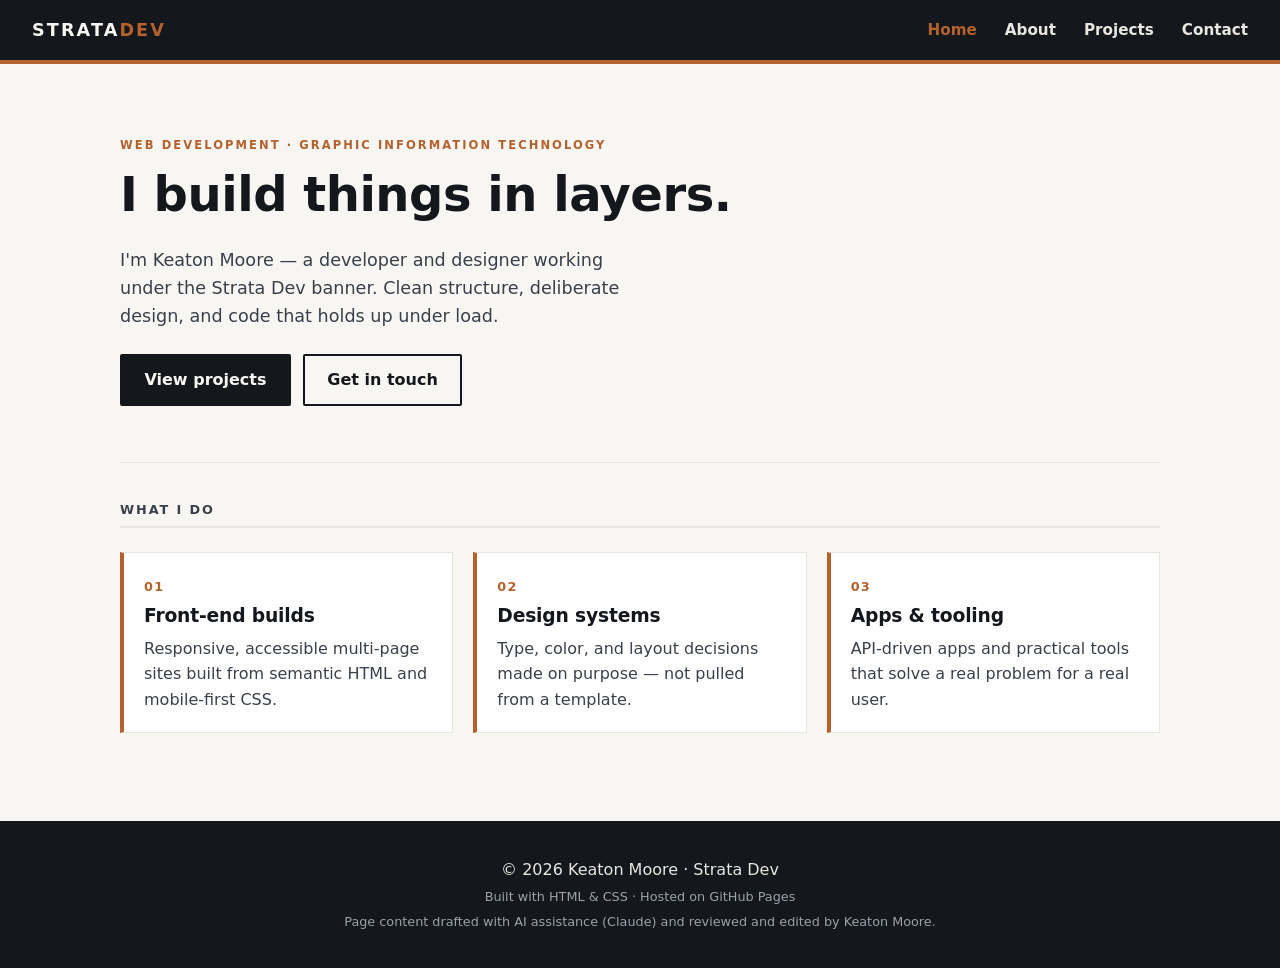
<file: index.html>
<!DOCTYPE html>
<!-- ============================================================
     Strata Dev Portfolio  |  Author: Keaton Moore
     Page: Home (index.html)
     ============================================================ -->
<html lang="en">
<head>
  <meta charset="UTF-8" />
  <!-- Viewport meta tag: required for mobile-first responsive design -->
  <meta name="viewport" content="width=device-width, initial-scale=1.0" />
  <title>Strata Dev — Keaton Moore</title>
  <link rel="stylesheet" href="styles.css" />
</head>
<body>
  <header class="site-header">
    <a class="brand" href="index.html">
      <span class="brand-mark">STRATA</span><span class="brand-mark accent">DEV</span>
    </a>
    <nav class="site-nav" aria-label="Primary">
      <ul>
        <li><a href="index.html" class="is-current">Home</a></li>
        <li><a href="about.html">About</a></li>
        <li><a href="projects.html">Projects</a></li>
        <li><a href="contact.html">Contact</a></li>
      </ul>
    </nav>
  </header>

  <main>
    <!-- Hero: the signature "strata" banding -->
    <section class="hero">
      <p class="eyebrow">Web Development &middot; Graphic Information Technology</p>
      <h1>I build things in layers.</h1>
      <p class="lede">
        I'm Keaton Moore — a developer and designer working under the
        Strata Dev banner. Clean structure, deliberate design, and code
        that holds up under load.
      </p>
      <div class="cta-row">
        <a class="btn btn-primary" href="projects.html">View projects</a>
        <a class="btn btn-ghost" href="contact.html">Get in touch</a>
      </div>
    </section>

    <!-- Three-up: what I do -->
    <section class="band">
      <h2 class="band-title">What I do</h2>
      <div class="grid-3">
        <article class="card">
          <span class="card-num">01</span>
          <h3>Front-end builds</h3>
          <p>Responsive, accessible multi-page sites built from semantic HTML and mobile-first CSS.</p>
        </article>
        <article class="card">
          <span class="card-num">02</span>
          <h3>Design systems</h3>
          <p>Type, color, and layout decisions made on purpose — not pulled from a template.</p>
        </article>
        <article class="card">
          <span class="card-num">03</span>
          <h3>Apps &amp; tooling</h3>
          <p>API-driven apps and practical tools that solve a real problem for a real user.</p>
        </article>
      </div>
    </section>
  </main>

  <footer class="site-footer">
    <p>&copy; 2026 Keaton Moore · Strata Dev</p>
    <p class="footer-note">Built with HTML &amp; CSS · Hosted on GitHub Pages</p>
    <p class="footer-note">Page content drafted with AI assistance (Claude) and reviewed and edited by Keaton Moore.</p>
  </footer>
</body>
</html>
</file>
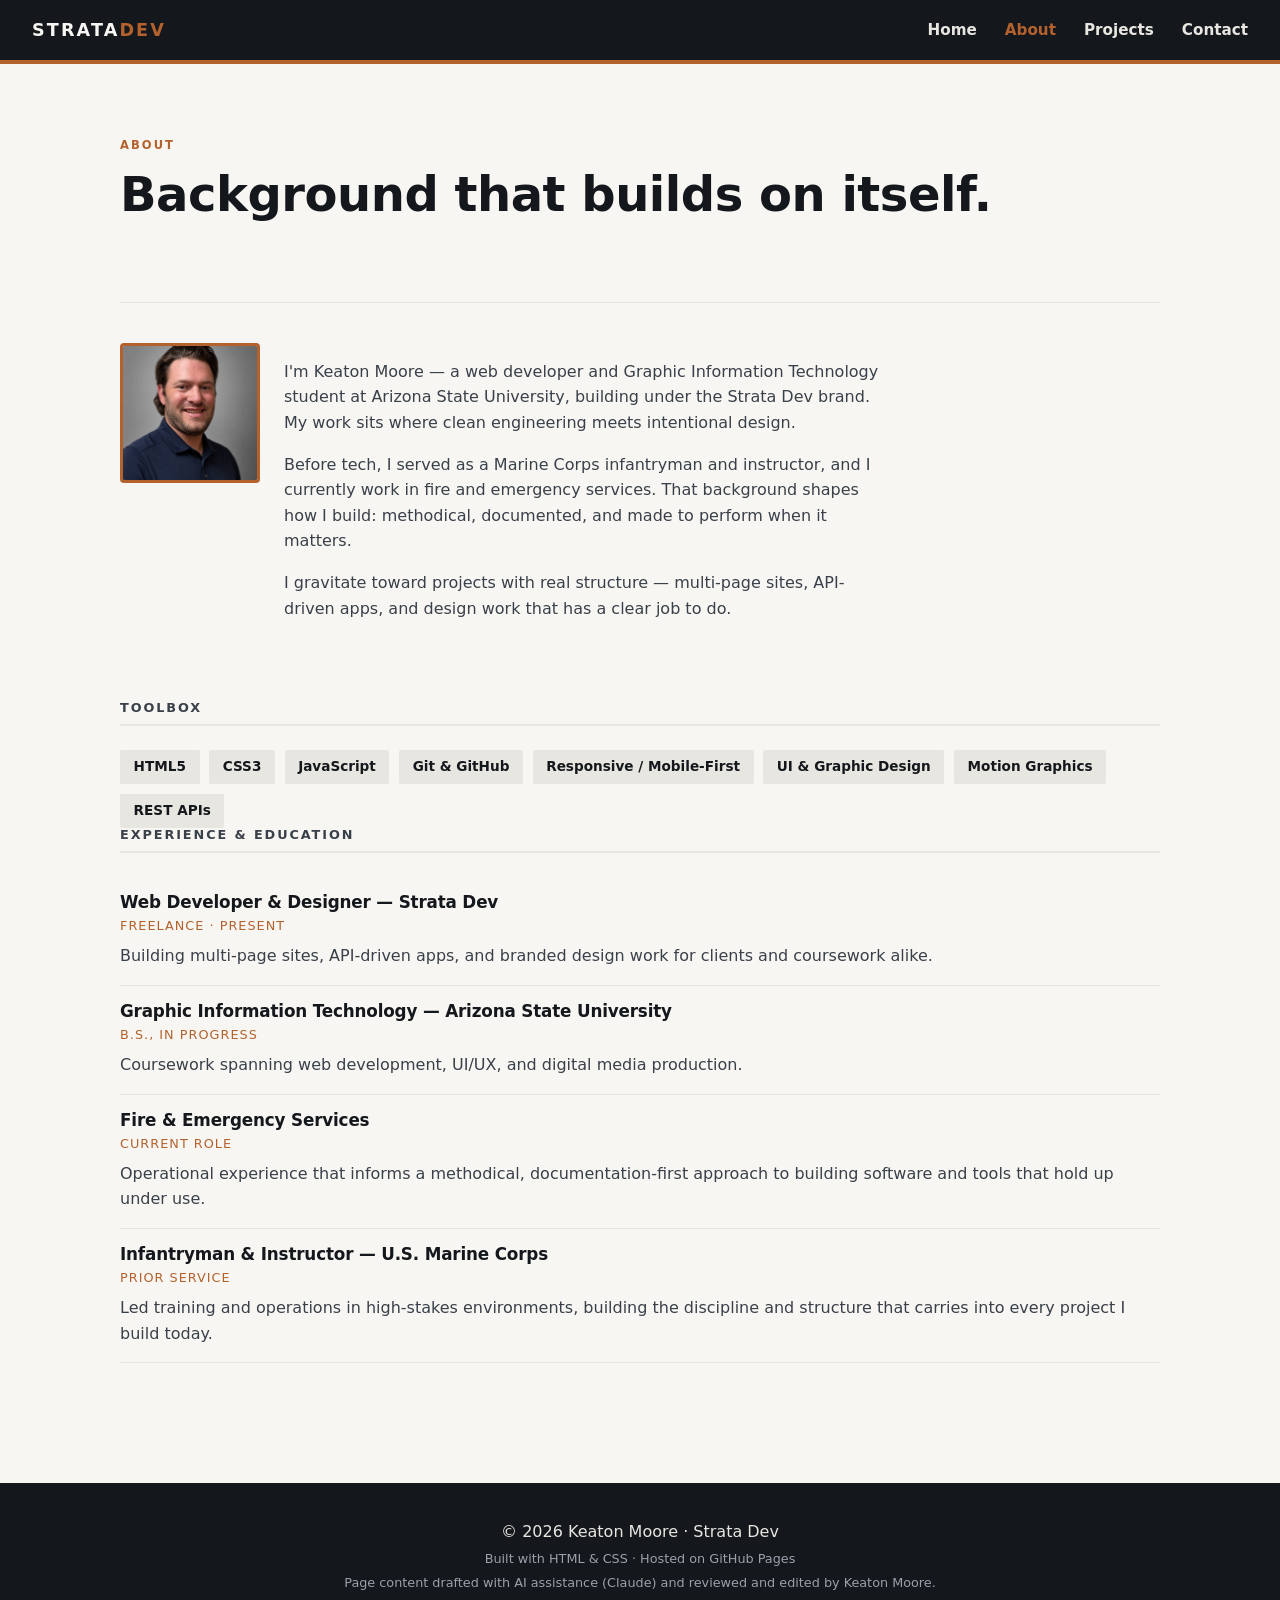
<file: about.html>
<!DOCTYPE html>
<!-- ============================================================
     Strata Dev Portfolio  |  Author: Keaton Moore
     Page: About (about.html)
     ============================================================ -->
<html lang="en">
<head>
  <meta charset="UTF-8" />
  <meta name="viewport" content="width=device-width, initial-scale=1.0" />
  <title>About — Strata Dev</title>
  <link rel="stylesheet" href="styles.css" />
</head>
<body>
  <header class="site-header">
    <a class="brand" href="index.html">
      <span class="brand-mark">STRATA</span><span class="brand-mark accent">DEV</span>
    </a>
    <nav class="site-nav" aria-label="Primary">
      <ul>
        <li><a href="index.html">Home</a></li>
        <li><a href="about.html" class="is-current">About</a></li>
        <li><a href="projects.html">Projects</a></li>
        <li><a href="contact.html">Contact</a></li>
      </ul>
    </nav>
  </header>

  <main>
    <section class="hero hero-compact">
      <p class="eyebrow">About</p>
      <h1>Background that builds on itself.</h1>
    </section>

    <section class="band">
      <div class="about-intro">
        <img
          class="headshot"
          src="assets/keaton-headshot.jpeg"
          alt="Portrait of Keaton Moore"
        />
        <div class="prose">
          <p>
            I'm Keaton Moore — a web developer and Graphic Information
            Technology student at Arizona State University, building under
            the Strata Dev brand. My work sits where clean engineering meets
            intentional design.
          </p>
          <p>
            Before tech, I served as a Marine Corps infantryman and
            instructor, and I currently work in fire and emergency services.
            That background shapes how I build: methodical, documented, and
            made to perform when it matters.
          </p>
          <p>
            I gravitate toward projects with real structure — multi-page
            sites, API-driven apps, and design work that has a clear job to do.
          </p>
        </div>
      </div>

      <h2 class="band-title">Toolbox</h2>
      <ul class="tag-list">
        <li>HTML5</li>
        <li>CSS3</li>
        <li>JavaScript</li>
        <li>Git &amp; GitHub</li>
        <li>Responsive / Mobile-First</li>
        <li>UI &amp; Graphic Design</li>
        <li>Motion Graphics</li>
        <li>REST APIs</li>
      </ul>

      <h2 class="band-title">Experience &amp; Education</h2>
      <ul class="timeline-list">
        <li>
          <h3>Web Developer &amp; Designer — Strata Dev</h3>
          <p class="timeline-meta">Freelance · Present</p>
          <p>
            Building multi-page sites, API-driven apps, and branded design
            work for clients and coursework alike.
          </p>
        </li>
        <li>
          <h3>Graphic Information Technology — Arizona State University</h3>
          <p class="timeline-meta">B.S., In Progress</p>
          <p>
            Coursework spanning web development, UI/UX, and digital media
            production.
          </p>
        </li>
        <li>
          <h3>Fire &amp; Emergency Services</h3>
          <p class="timeline-meta">Current Role</p>
          <p>
            Operational experience that informs a methodical,
            documentation-first approach to building software and tools
            that hold up under use.
          </p>
        </li>
        <li>
          <h3>Infantryman &amp; Instructor — U.S. Marine Corps</h3>
          <p class="timeline-meta">Prior Service</p>
          <p>
            Led training and operations in high-stakes environments,
            building the discipline and structure that carries into every
            project I build today.
          </p>
        </li>
      </ul>
    </section>
  </main>

  <footer class="site-footer">
    <p>&copy; 2026 Keaton Moore · Strata Dev</p>
    <p class="footer-note">Built with HTML &amp; CSS · Hosted on GitHub Pages</p>
    <p class="footer-note">Page content drafted with AI assistance (Claude) and reviewed and edited by Keaton Moore.</p>
  </footer>
</body>
</html>
</file>
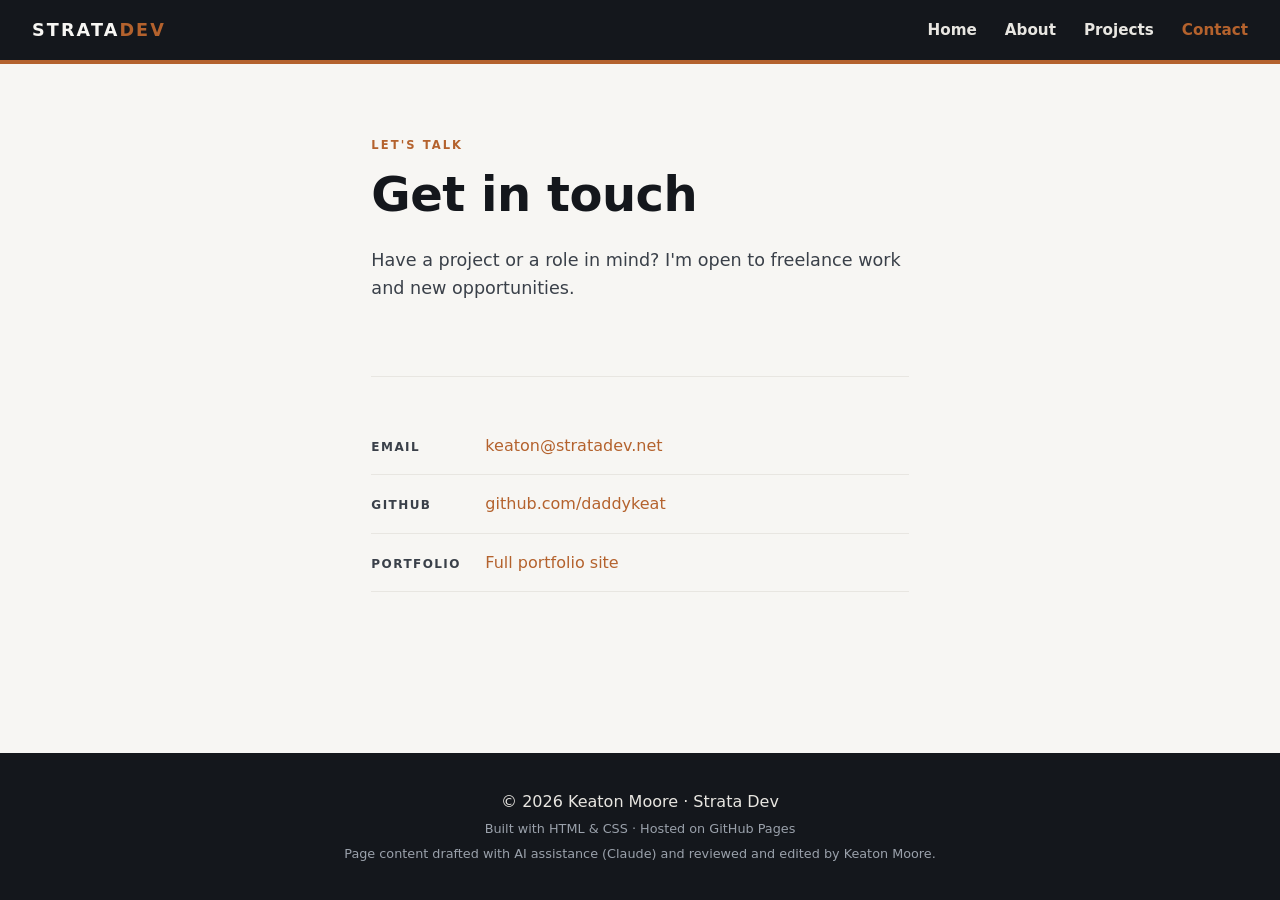
<file: contact.html>
<!DOCTYPE html>
<!-- ============================================================
     Strata Dev Portfolio  |  Author: Keaton Moore
     Page: Contact (contact.html)
     ============================================================ -->
<html lang="en">
<head>
  <meta charset="UTF-8" />
  <meta name="viewport" content="width=device-width, initial-scale=1.0" />
  <title>Contact — Strata Dev</title>
  <link rel="stylesheet" href="styles.css" />
</head>
<body>
  <header class="site-header">
    <a class="brand" href="index.html">
      <span class="brand-mark">STRATA</span><span class="brand-mark accent">DEV</span>
    </a>
    <nav class="site-nav" aria-label="Primary">
      <ul>
        <li><a href="index.html">Home</a></li>
        <li><a href="about.html">About</a></li>
        <li><a href="projects.html">Projects</a></li>
        <li><a href="contact.html" class="is-current">Contact</a></li>
      </ul>
    </nav>
  </header>

  <main>
    <section class="hero hero-compact">
      <p class="eyebrow">Let's talk</p>
      <h1>Get in touch</h1>
      <p class="lede">
        Have a project or a role in mind? I'm open to freelance work and
        new opportunities.
      </p>
    </section>

    <section class="band">
      <ul class="contact-list">
        <li>
          <span class="contact-label">Email</span>
          <a href="mailto:keaton@stratadev.net">keaton@stratadev.net</a>
        </li>
        <li>
          <span class="contact-label">GitHub</span>
          <a href="https://github.com/daddykeat" target="_blank" rel="noopener">github.com/daddykeat</a>
        </li>
        <li>
          <span class="contact-label">Portfolio</span>
          <a href="https://daddykeat.github.io/Keaton-Moore-Portfolio-Website/" target="_blank" rel="noopener">Full portfolio site</a>
        </li>
      </ul>
    </section>
  </main>

  <footer class="site-footer">
    <p>&copy; 2026 Keaton Moore · Strata Dev</p>
    <p class="footer-note">Built with HTML &amp; CSS · Hosted on GitHub Pages</p>
    <p class="footer-note">Page content drafted with AI assistance (Claude) and reviewed and edited by Keaton Moore.</p>
  </footer>
</body>
</html>
</file>
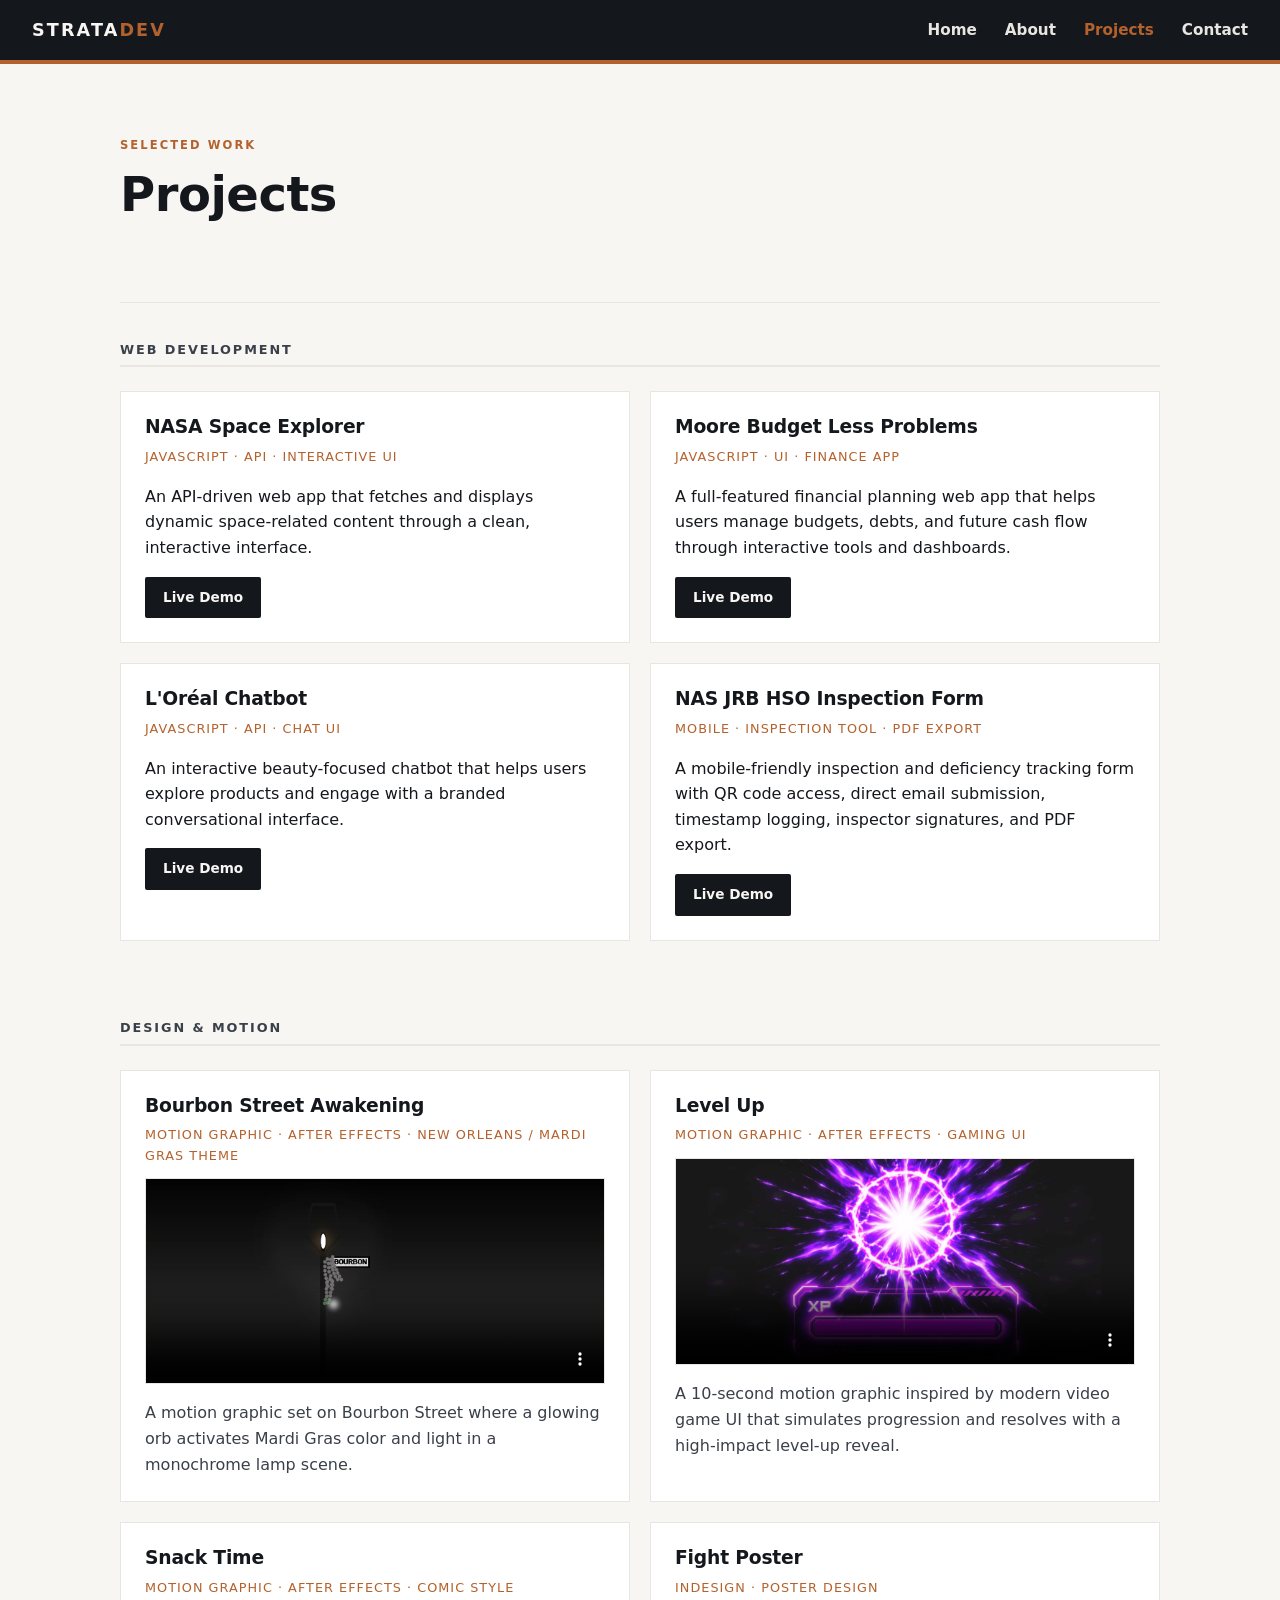
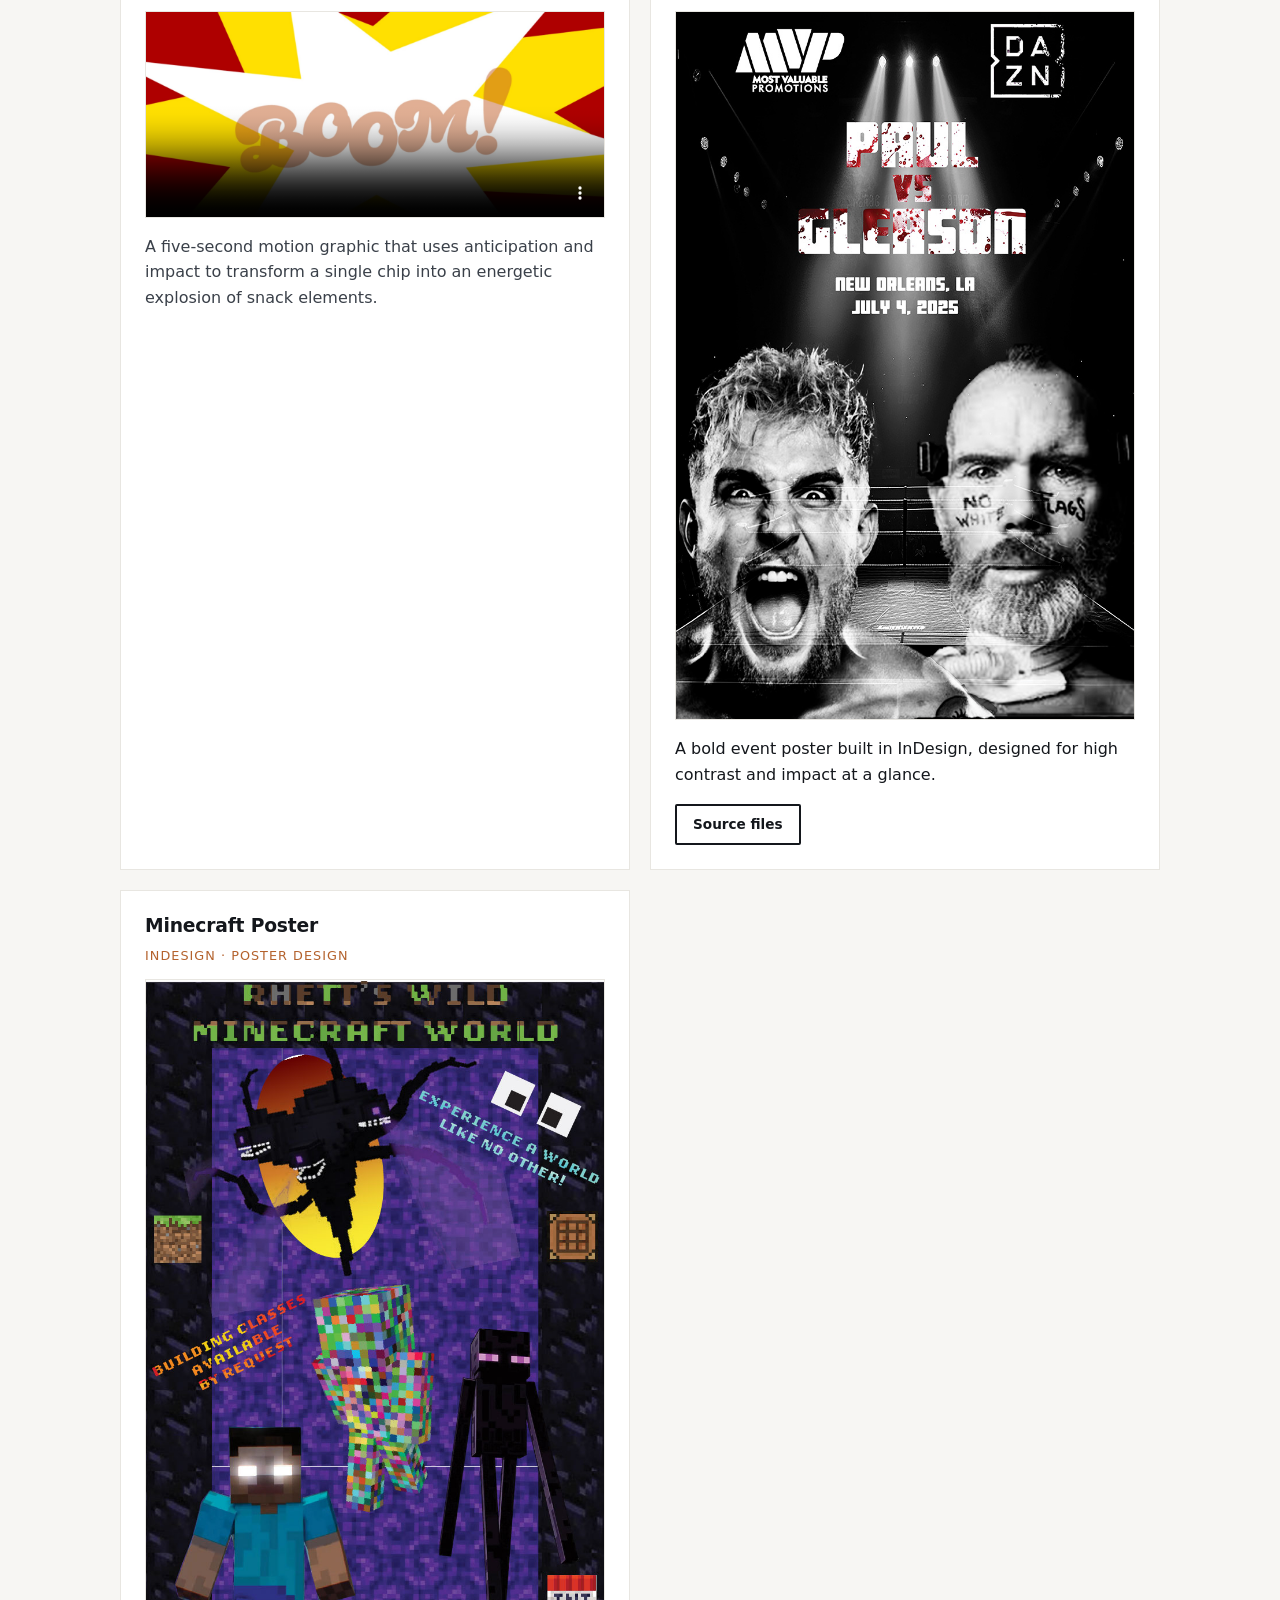
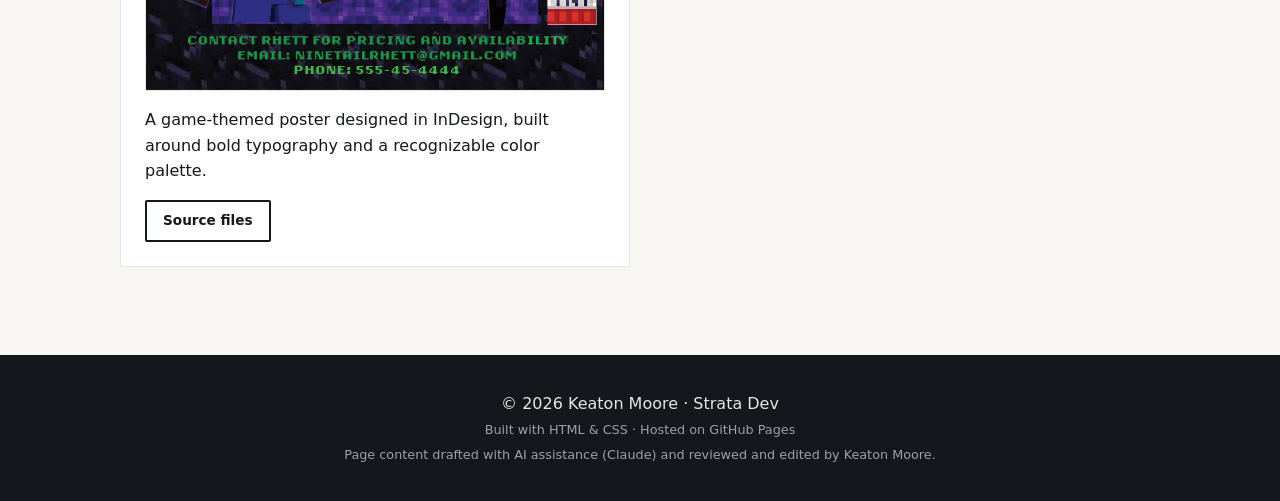
<file: projects.html>
<!DOCTYPE html>
<!-- ============================================================
     Strata Dev Portfolio  |  Author: Keaton Moore
     Page: Projects (projects.html)
     ============================================================ -->
<html lang="en">
<head>
  <meta charset="UTF-8" />
  <meta name="viewport" content="width=device-width, initial-scale=1.0" />
  <title>Projects — Strata Dev</title>
  <link rel="stylesheet" href="styles.css" />
</head>
<body>
  <header class="site-header">
    <a class="brand" href="index.html">
      <span class="brand-mark">STRATA</span><span class="brand-mark accent">DEV</span>
    </a>
    <nav class="site-nav" aria-label="Primary">
      <ul>
        <li><a href="index.html">Home</a></li>
        <li><a href="about.html">About</a></li>
        <li><a href="projects.html" class="is-current">Projects</a></li>
        <li><a href="contact.html">Contact</a></li>
      </ul>
    </nav>
  </header>

  <main>
    <section class="hero hero-compact">
      <p class="eyebrow">Selected work</p>
      <h1>Projects</h1>
    </section>

    <section class="band">
      <h2 class="band-title">Web Development</h2>
      <div class="grid-2">

        <article class="project">
          <h3>NASA Space Explorer</h3>
          <p class="project-meta">JavaScript · API · Interactive UI</p>
          <p>
            An API-driven web app that fetches and displays dynamic
            space-related content through a clean, interactive interface.
          </p>
          <div class="project-links">
            <a class="btn btn-primary" href="https://daddykeat.github.io/07-nasa-space-explorer/" target="_blank" rel="noopener noreferrer">Live Demo</a>
          </div>
        </article>

        <article class="project">
          <h3>Moore Budget Less Problems</h3>
          <p class="project-meta">JavaScript · UI · Finance App</p>
          <p>
            A full-featured financial planning web app that helps users manage
            budgets, debts, and future cash flow through interactive tools and dashboards.
          </p>
          <div class="project-links">
            <a class="btn btn-primary" href="https://daddykeat.github.io/moore-budget-less-problems/" target="_blank" rel="noopener noreferrer">Live Demo</a>
          </div>
        </article>

        <article class="project">
          <h3>L'Oréal Chatbot</h3>
          <p class="project-meta">JavaScript · API · Chat UI</p>
          <p>
            An interactive beauty-focused chatbot that helps users explore
            products and engage with a branded conversational interface.
          </p>
          <div class="project-links">
            <a class="btn btn-primary" href="https://daddykeat.github.io/08-prj-loreal-chatbot/" target="_blank" rel="noopener noreferrer">Live Demo</a>
          </div>
        </article>

        <article class="project">
          <h3>NAS JRB HSO Inspection Form</h3>
          <p class="project-meta">Mobile · Inspection Tool · PDF Export</p>
          <p>
            A mobile-friendly inspection and deficiency tracking form with QR
            code access, direct email submission, timestamp logging,
            inspector signatures, and PDF export.
          </p>
          <div class="project-links">
            <a class="btn btn-primary" href="https://nas-jrb-hso-form.netlify.app/" target="_blank" rel="noopener noreferrer">Live Demo</a>
          </div>
        </article>

      </div>
    </section>

    <section class="band">
      <h2 class="band-title">Design &amp; Motion</h2>
      <div class="grid-2">

        <article class="project">
          <h3>Bourbon Street Awakening</h3>
          <p class="project-meta">Motion Graphic · After Effects · New Orleans / Mardi Gras Theme</p>
          <video class="project-media" controls preload="none" poster="assets/bourbon-street-cover.jpg">
            <source src="assets/bourbonStreet.mp4" type="video/mp4" />
          </video>
          <p>
            A motion graphic set on Bourbon Street where a glowing orb
            activates Mardi Gras color and light in a monochrome lamp scene.
          </p>
        </article>

        <article class="project">
          <h3>Level Up</h3>
          <p class="project-meta">Motion Graphic · After Effects · Gaming UI</p>
          <video class="project-media" controls preload="none" poster="assets/level-up-cover.jpg">
            <source src="assets/level-up-motion.mp4" type="video/mp4" />
          </video>
          <p>
            A 10-second motion graphic inspired by modern video game UI that
            simulates progression and resolves with a high-impact level-up reveal.
          </p>
        </article>

        <article class="project">
          <h3>Snack Time</h3>
          <p class="project-meta">Motion Graphic · After Effects · Comic Style</p>
          <video class="project-media" controls preload="none" poster="assets/snack-time-cover.jpg">
            <source src="assets/snack_time.mp4" type="video/mp4" />
          </video>
          <p>
            A five-second motion graphic that uses anticipation and impact to
            transform a single chip into an energetic explosion of snack elements.
          </p>
        </article>

        <article class="project">
          <h3>Fight Poster</h3>
          <p class="project-meta">InDesign · Poster Design</p>
          <img class="project-media" src="assets/fight-poster.JPG" alt="Fight poster design" />
          <p>
            A bold event poster built in InDesign, designed for high contrast
            and impact at a glance.
          </p>
          <div class="project-links">
            <a class="btn btn-ghost" href="assets/fight-poster-source.zip">Source files</a>
          </div>
        </article>

        <article class="project">
          <h3>Minecraft Poster</h3>
          <p class="project-meta">InDesign · Poster Design</p>
          <img class="project-media" src="assets/minecraft-poster.jpg" alt="Minecraft poster design" />
          <p>
            A game-themed poster designed in InDesign, built around bold
            typography and a recognizable color palette.
          </p>
          <div class="project-links">
            <a class="btn btn-ghost" href="assets/minecraft-poster-source.zip">Source files</a>
          </div>
        </article>

      </div>
    </section>
  </main>

  <footer class="site-footer">
    <p>&copy; 2026 Keaton Moore · Strata Dev</p>
    <p class="footer-note">Built with HTML &amp; CSS · Hosted on GitHub Pages</p>
    <p class="footer-note">Page content drafted with AI assistance (Claude) and reviewed and edited by Keaton Moore.</p>
  </footer>
</body>
</html>
</file>
<file: styles.css>
/* ============================================================
   Strata Dev Portfolio — styles.css
   Author: Keaton Moore
   Approach: Mobile-first (base styles target small screens,
             larger layouts are added via min-width media queries)

   Color palette:
     --ink      #14171c   (deep slate — base text / dark bands)
     --stone    #3a4049   (mid gray — secondary text)
     --fog      #e8e6e1   (warm light gray — surfaces)
     --paper    #f7f6f3   (off-white — page background)
     --copper   #b4622d   (mineral-seam accent)
   ============================================================ */

:root {
  --ink:    #14171c;
  --stone:  #3a4049;
  --fog:    #e8e6e1;
  --paper:  #f7f6f3;
  --copper: #b4622d;

  --maxw: 1080px;
  --gap: 1.25rem;
}

/* ---------- Reset / base ---------- */
* { box-sizing: border-box; }

html { scroll-behavior: smooth; }

body {
  margin: 0;
  background: var(--paper);
  color: var(--ink);
  font-family: "Segoe UI", system-ui, -apple-system, Helvetica, Arial, sans-serif;
  line-height: 1.6;
  -webkit-font-smoothing: antialiased;

  /* Page-level layout: header / main / footer as grid rows */
  display: grid;
  grid-template-rows: auto 1fr auto;
  min-height: 100vh;
}

a { color: var(--copper); text-decoration: none; }
a:hover { text-decoration: underline; }

h1, h2, h3 { line-height: 1.15; letter-spacing: -0.01em; margin: 0 0 .5em; }
h1 { font-size: 2.1rem; }
h2 { font-size: 1.5rem; }

/* Visible keyboard focus for accessibility */
a:focus-visible, .btn:focus-visible {
  outline: 3px solid var(--copper);
  outline-offset: 2px;
}

/* ---------- Header / Nav (mobile: stacked) ---------- */
.site-header {
  display: flex;
  flex-direction: column;
  gap: .75rem;
  padding: 1rem 1.25rem;
  background: var(--ink);
  border-bottom: 4px solid var(--copper);
}

.brand {
  font-weight: 800;
  letter-spacing: .12em;
  font-size: 1.1rem;
  color: var(--paper);
}
.brand:hover { text-decoration: none; }
.brand-mark.accent { color: var(--copper); }

.site-nav ul {
  list-style: none;
  margin: 0;
  padding: 0;
  display: flex;
  flex-wrap: wrap;
  gap: 1rem;
}
.site-nav a {
  color: var(--fog);
  font-weight: 600;
  font-size: .95rem;
}
.site-nav a:hover { color: var(--copper); text-decoration: none; }
.site-nav a.is-current { color: var(--copper); }

/* ---------- Layout wrappers ---------- */
main { max-width: var(--maxw); margin: 0 auto; padding: 0 1.25rem; }

.hero {
  padding: 3rem 0 2.5rem;
  border-bottom: 1px solid var(--fog);
}
.hero-compact { padding: 2.5rem 0 1.5rem; }

.eyebrow {
  text-transform: uppercase;
  letter-spacing: .18em;
  font-size: .72rem;
  font-weight: 700;
  color: var(--copper);
  margin: 0 0 .75rem;
}
.lede { font-size: 1.1rem; color: var(--stone); max-width: 48ch; }

/* ---------- Buttons ---------- */
.cta-row { display: flex; flex-wrap: wrap; gap: .75rem; margin-top: 1.5rem; }
.btn {
  display: inline-block;
  padding: .7rem 1.4rem;
  font-weight: 700;
  border-radius: 2px;
  border: 2px solid var(--ink);
}
.btn:hover { text-decoration: none; }
.btn-primary { background: var(--ink); color: var(--paper); }
.btn-primary:hover { background: var(--copper); border-color: var(--copper); }
.btn-ghost { color: var(--ink); }
.btn-ghost:hover { background: var(--ink); color: var(--paper); }

/* ---------- Bands / sections ---------- */
.band { padding: 2.5rem 0; }
.band-title {
  font-size: .8rem;
  text-transform: uppercase;
  letter-spacing: .15em;
  color: var(--stone);
  border-bottom: 2px solid var(--fog);
  padding-bottom: .5rem;
  margin-bottom: 1.5rem;
}

/* Mobile: single column grids */
.grid-3, .grid-2 { display: grid; grid-template-columns: 1fr; gap: var(--gap); }

.card {
  background: #fff;
  border: 1px solid var(--fog);
  border-left: 4px solid var(--copper);
  padding: 1.25rem;
}
.card-num {
  font-size: .8rem;
  font-weight: 700;
  color: var(--copper);
  letter-spacing: .1em;
}
.card h3 { margin-top: .4rem; }
.card p { margin: 0; color: var(--stone); }

.project {
  background: #fff;
  border: 1px solid var(--fog);
  padding: 1.5rem;
}
.project-meta {
  font-size: .8rem;
  text-transform: uppercase;
  letter-spacing: .08em;
  color: var(--copper);
  margin: 0 0 .75rem;
}
.project p:last-child { color: var(--stone); margin-bottom: 0; }

.project-media {
  width: 100%;
  display: block;
  background: #000;
  margin-bottom: 1rem;
  border: 1px solid var(--fog);
}
.project-links {
  display: flex;
  flex-wrap: wrap;
  gap: .6rem;
  margin-top: .9rem;
}
.project-links .btn {
  padding: .5rem 1rem;
  font-size: .85rem;
}

.prose { max-width: 60ch; margin-bottom: 2.5rem; }
.prose p { color: var(--stone); }

.about-intro {
  display: grid;
  grid-template-columns: 1fr;
  gap: 1.5rem;
  align-items: start;
  margin-bottom: 1.5rem;
}
.headshot {
  width: 140px;
  height: 140px;
  object-fit: cover;
  border-radius: 4px;
  border: 3px solid var(--copper);
}

.timeline-list { list-style: none; margin: 0 0 2rem; padding: 0; }
.timeline-list li {
  padding: 1rem 0;
  border-bottom: 1px solid var(--fog);
}
.timeline-list h3 { margin: 0 0 .25rem; font-size: 1.05rem; }
.timeline-meta {
  font-size: .8rem;
  text-transform: uppercase;
  letter-spacing: .08em;
  color: var(--copper);
  margin: 0 0 .4rem;
}
.timeline-list p:last-child { margin: 0; color: var(--stone); }

.tag-list, .contact-list { list-style: none; padding: 0; margin: 0; }
.tag-list {
  display: flex;
  flex-wrap: wrap;
  gap: .6rem;
}
.tag-list li {
  background: var(--fog);
  padding: .4rem .85rem;
  font-size: .85rem;
  font-weight: 600;
  border-radius: 2px;
}

.contact-list li {
  display: flex;
  flex-direction: column;
  padding: 1rem 0;
  border-bottom: 1px solid var(--fog);
}
.contact-label {
  font-size: .75rem;
  text-transform: uppercase;
  letter-spacing: .12em;
  color: var(--stone);
  font-weight: 700;
}

/* ---------- Footer ---------- */
.site-footer {
  background: var(--ink);
  color: var(--fog);
  text-align: center;
  padding: 2rem 1.25rem;
  margin-top: 3rem;
}
.site-footer p { margin: .25rem 0; }
.footer-note { font-size: .8rem; color: #9aa1ab; }

/* ============================================================
   MEDIA QUERY — larger screens (tablet / desktop)
   Mobile-first: these rules ENHANCE the stacked mobile layout
   ============================================================ */
@media (min-width: 720px) {

  /* Header becomes a horizontal bar */
  .site-header {
    flex-direction: row;
    align-items: center;
    justify-content: space-between;
    padding: 1rem 2rem;
  }
  .site-nav ul { gap: 1.75rem; }

  /* Grids expand to multiple columns */
  .grid-3 { grid-template-columns: repeat(3, 1fr); }
  .grid-2 { grid-template-columns: repeat(2, 1fr); }

  /* Larger hero type on bigger screens */
  h1 { font-size: 3rem; }
  .hero { padding: 4.5rem 0 3.5rem; }

  /* Contact rows become label + value side by side */
  .contact-list li {
    flex-direction: row;
    align-items: baseline;
    gap: 1.5rem;
  }
  .contact-label { min-width: 90px; }

  /* About intro: headshot beside text on larger screens */
  .about-intro {
    grid-template-columns: 140px 1fr;
  }
}

/* Respect reduced-motion preferences */
@media (prefers-reduced-motion: reduce) {
  html { scroll-behavior: auto; }
}
</file>
